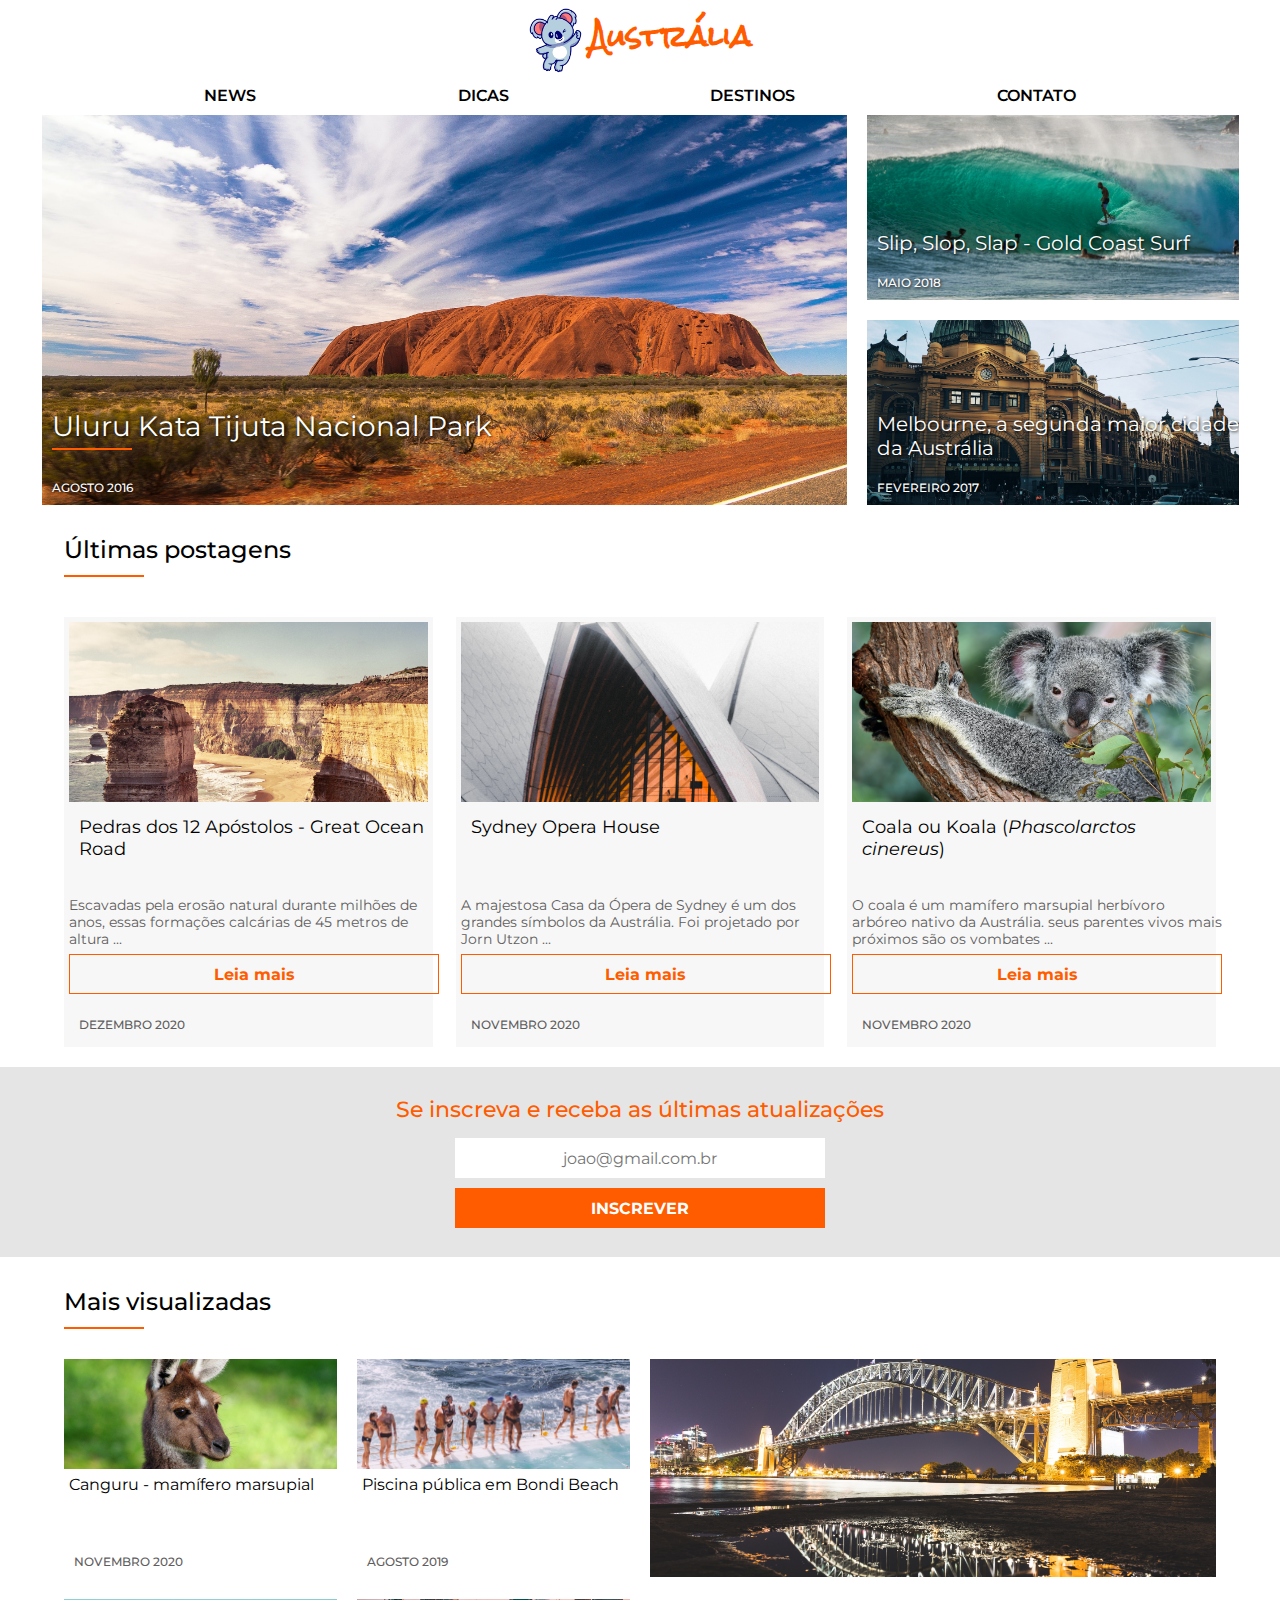
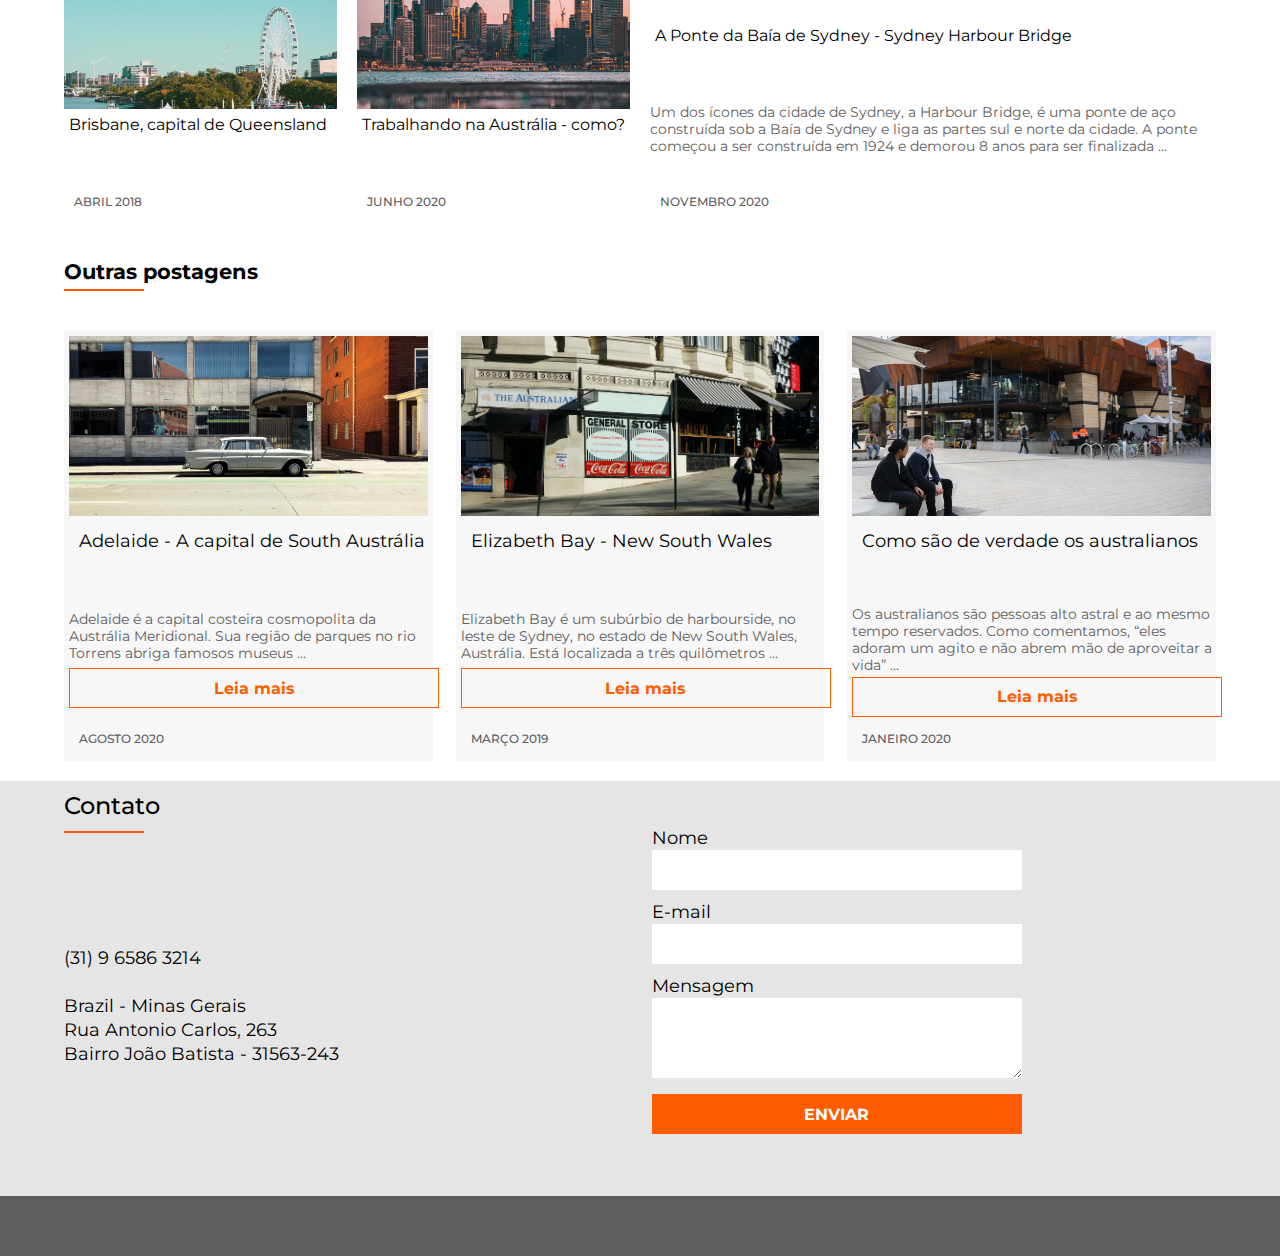
<file: index.html>
<!DOCTYPE html>
<html lang="pt-br">
<head>
    <meta charset="UTF-8">
    <link rel="stylesheet" href="css/home.css"/>
    <meta name="viewport" content="width=device-width, initial-scale=1.0">
    <link rel="stylesheet" href="https://use.fontawesome.com/releases/v5.15.1/css/all.css" integrity="sha384-vp86vTRFVJgpjF9jiIGPEEqYqlDwgyBgEF109VFjmqGmIY/Y4HV4d3Gp2irVfcrp" crossorigin="anonymous">
    <link rel="preconnect" href="https://fonts.gstatic.com">
    <link href="https://fonts.googleapis.com/css2?family=Montserrat:wght@300;400;500;600;700&family=Rock+Salt&display=swap" rel="stylesheet">
    <title>Austrália Blog</title>
</head>
<body>
    <header id="main-menu">
        <div class="logo">
            <img src="img/koalailustraçao2.png" alt="winking koala illustration">
            <h1>Austrália</h1>
        </div>
        <nav>
            <ul>
                <li><a class="menubutton" href="#">NEWS</a></li>
                <li><a class="menubutton" href="#">DICAS</a></li>
                <li><a class="menubutton" href="#">DESTINOS</a></li>
                <li><a class="menubutton" href="#contact">CONTATO</a></li>
            </ul>
        </nav>
    </header>

    <div id="grid-wrapper">
        <section id="main-highlig">
            <div class="highlig-text">
                <h3 class="main-highlig-title">
                    <a href="html/post.html">Uluru Kata Tijuta Nacional Park</a>
                </h3>
                <div class="title-underline-detail"></div>
                <p class="post-date">AGOSTO 2016</p>
            </div>
        </section>

        <section id="secondary-highlig" class="container-wrapper">
            <div class="secondary-highlig-item sec-high-first-item">
                <div class="highlig-text">
                    <h4 class="secondary-highlig-title">
                        <a href="html/posttemplante.html">Slip, Slop, Slap - Gold Coast Surf</a>
                    </h4>
                    <p class="post-date">MAIO 2018</p>
                </div>
            </div>
            <div class="secondary-highlig-item sec-high-second-item">
                <div class="highlig-text">
                    <h4 class="secondary-highlig-title">
                        <a href="html/posttemplante.html">Melbourne, a segunda maior cidade da Austrália</a>
                    </h4>
                    <p class="post-date">FEVEREIRO 2017</p>
                </div>
            </div>
        </section>

        <section class="last-posts template-posts container-wrapper">
            <header>
                <h2 class="section-title">Últimas postagens</h2>
                <div class="title-underline-detail"></div>
            </header>
            <div class="flex-post">
                <div class="posts-item">
                    <div class="image-post" id="post1"></div>
                    <div class="text-post">
                        <h4 class="title-post">Pedras dos 12 Apóstolos - Great Ocean Road</h4>
                        <article>
                            Escavadas pela erosão natural durante milhões de anos, essas formações calcárias de 45 metros de altura ...
                        </article>
                        <a href="./html/posttemplante.html"><button class="read-more">Leia mais</button></a>
                        <p class="post-date date-dark">DEZEMBRO 2020</p>
                    </div>
                </div>
                <div class="posts-item">
                    <div class="image-post" id="post2"></div>
                    <div class="text-post">
                        <h4 class="title-post">Sydney Opera House</h4>
                        <article>
                            A majestosa Casa da Ópera de Sydney é um dos grandes símbolos da Austrália. Foi projetado por <u>Jorn Utzon</u> ...
                        </article>
                        <a href="./html/posttemplante.html"><button class="read-more">Leia mais</button></a>
                        <p class="post-date date-dark">NOVEMBRO 2020</p>
                    </div>
                </div>
                <div class="posts-item">
                    <div class="image-post" id="post3"></div>
                    <div class="text-post">
                        <h4 class="title-post">Coala ou Koala (<i>Phascolarctos cinereus</i>)</h4>
                        <article>
                            O coala é um mamífero marsupial herbívoro arbóreo nativo da Austrália. seus parentes vivos mais próximos são os vombates ...
                        </article>
                        <a href="./html/posttemplante.html"><button class="read-more">Leia mais</button></a>
                        <p class="post-date date-dark">NOVEMBRO 2020</p>
                    </div>
                </div>
            </div>
        </section>

        <section id="form-subscribe">
            <div class="container-wrapper">
                <header id="text-form">
                    Se inscreva e receba as últimas atualizações
                </header>
                <form>
                    <input type="email" id="email" placeholder="joao@gmail.com.br"/><br>
                    <button type="submit">INSCREVER</button>
                </form>
            </div>
        </section>

        <section id="best-posts" class="container-wrapper">
            <header>
                <h2 class="section-title">Mais visualizadas</h2>
                <div class="title-underline-detail"></div>
            </header>
            <div class="best-posts-flex">
                <div class="best-posts-item" id="best-item1">
                    <div class="image-post-best" id="image-best-item1"></div>
                    <div class="text-post">
                        <h4 class="title-post title-post-best">Canguru - mamífero marsupial</h4>
                        <p class="post-date date-dark">NOVEMBRO 2020</p>
                    </div>
                </div>
                <div class="best-posts-item" id="best-item2">
                    <div class="image-post-best" id="image-best-item2"></div>
                    <div class="text-post">
                        <h4 class="title-post title-post-best">Piscina pública em Bondi Beach</h4>
                        <p class="post-date date-dark">AGOSTO 2019</p>
                    </div>
                </div>
                <div class="best-posts-item" id="best-item3">
                    <div class="image-post-best" id="image-best-item3"></div>
                    <div class="text-post">
                        <h4 class="title-post title-post-best">Brisbane, capital de Queensland</h4>
                        <p class="post-date date-dark">ABRIL 2018</p>
                    </div>
                </div>
                <div class="best-posts-item" id="best-item4">
                    <div class="image-post-best" id="image-best-item4"></div>
                    <div class="text-post">
                        <h4 class="title-post title-post-best">Trabalhando na Austrália - como?</h4>
                        <p class="post-date date-dark">JUNHO 2020</p>
                    </div>
                </div>
                <div class="best-posts-item" id="best-item5">
                    <div class="image-post-best" id="image-best-item5"></div>
                    <div class="text-post">
                        <h4 class="title-post title-post-best">A Ponte da Baía de Sydney - Sydney Harbour Bridge</h4>
                        <article id="resume-post-best-big">
                            Um dos ícones da cidade de Sydney, a Harbour Bridge, é uma ponte de aço construída sob a Baía de Sydney e liga as partes sul e norte da cidade. A ponte começou a ser construída em 1924 e demorou 8 anos para ser finalizada ...
                        </article>
                        <p class="post-date date-dark">NOVEMBRO 2020</p>
                    </div>
                </div>
            </div>
        </section>

        <section class="other-posts template-posts container-wrapper">
            <header>
                <h2 class="titulo-section">Outras postagens</h2>
                <div class="title-underline-detail"></div>
            </header>
            <div class="flex-post">
                <div class="posts-item">
                    <div class="image-post" id="other-post1"></div>
                    <div class="text-post">
                        <h4 class="title-post">Adelaide - A capital de South Austrália</h4>
                        <article>
                            Adelaide é a capital costeira cosmopolita da Austrália Meridional. Sua região de parques no rio Torrens abriga famosos museus ...
                        </article>
                        <button class="read-more">Leia mais</button>
                        <p class="post-date date-dark">AGOSTO 2020</p>
                    </div>
                </div>
                <div class="posts-item">
                    <div class="image-post" id="other-post2"></div>
                    <div class="text-post">
                        <h4 class="title-post">Elizabeth Bay - New South Wales</h4>
                        <article>
                            Elizabeth Bay é um subúrbio de <u>harbourside</u>, no leste de Sydney, no estado de New South Wales, Austrália. Está localizada a três quilômetros ...
                        </article>
                        <button class="read-more">Leia mais</button>
                        <p class="post-date date-dark">MARÇO 2019</p>
                    </div>
                </div>
                <div class="posts-item">
                    <div class="image-post" id="other-post3"></div>
                    <div class="text-post">
                        <h4 class="title-post">Como são de verdade os australianos</h4>
                        <article>
                            Os australianos são pessoas alto astral e ao mesmo tempo reservados. Como comentamos, <q>eles adoram um agito e não abrem mão de aproveitar a vida</q> ...
                        </article>
                        <button class="read-more">Leia mais</button>
                        <p class="post-date date-dark">JANEIRO 2020</p>
                    </div>
                </div>
            </div>
        </section>

        <section id="contact">
            <div class="container-wrapper">
                <header class="section-title">
                    <h2 class="section-title">Contato</h2>
                    <div class="title-underline-detail"></div>
                </header>
                <div class="flex-contact">
                    <div class="contact-item" id="contact-address">
                        <p>
                            (31) 9 6586 3214<br><br>
                            Brazil - Minas Gerais<br>
                            Rua Antonio Carlos, 263<br>
                            Bairro João Batista  -  31563-243
                        </p>
                    </div>
                    <div class="contact-item">
                        <form>
                            <div>
                                <label for="name">Nome</label><br>
                                <input type="text" id="name" />
                            </div>
                            <div>
                                <label for="mail">E-mail</label><br>
                                <input type="email" id="mail" />
                            </div>
                            <div>
                                <label for="msg">Mensagem</label><br>
                                <textarea id="msg"></textarea>
                            </div>
                            <div class="button">
                                <button type="submit">ENVIAR</button>
                            </div>
                        </form>
                    </div>
                </div>
            </div>
        </section>
    </div>

    <footer id="main-footer">
        <i class="fab fa-facebook-square"></i>
        <i class="fab fa-linkedin"></i>
        <i class="fab fa-instagram-square"></i>
        <i class="fab fa-twitter-square"></i>
    </footer>

</body>
</html>
</file>
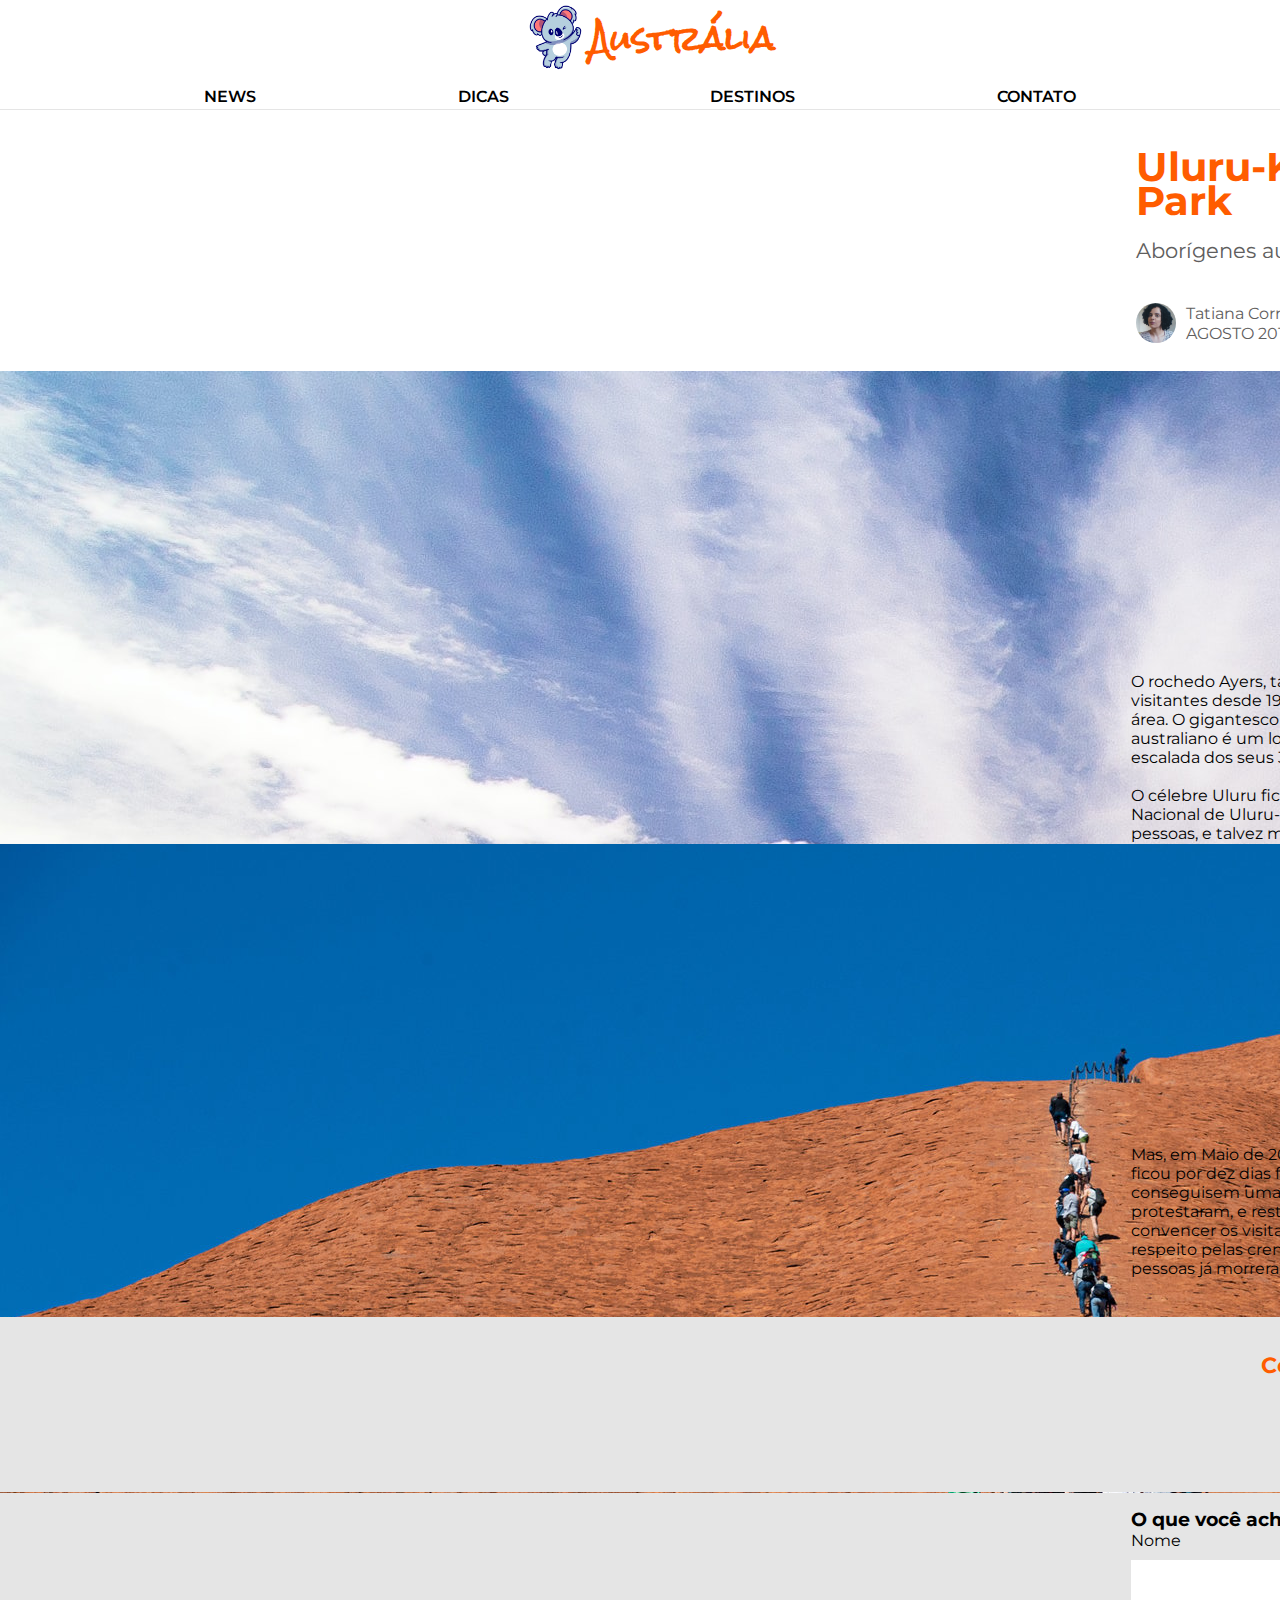
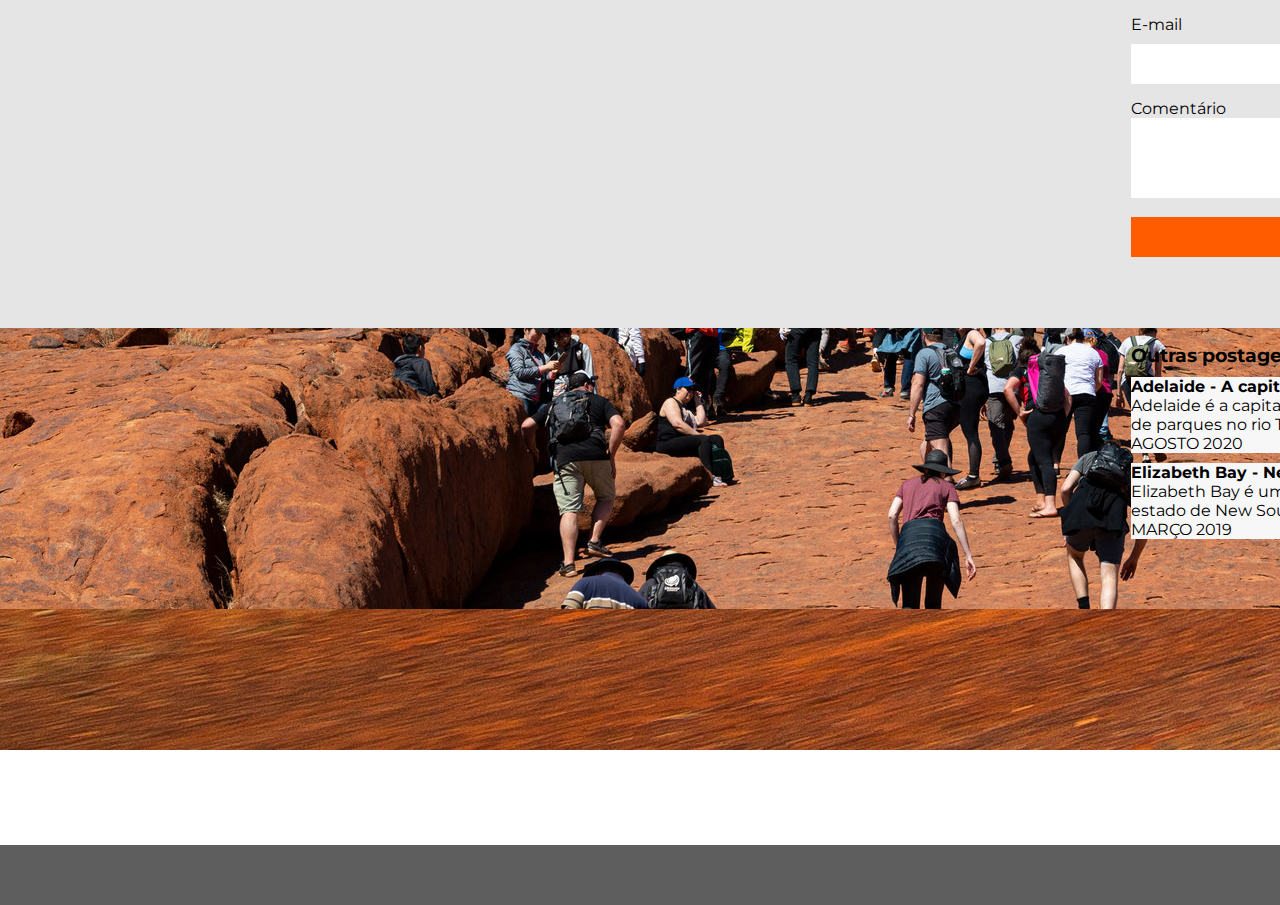
<file: post.html>
<!DOCTYPE html>
<html lang="pt-br">
<head>
    <meta charset="UTF-8">
    <link rel="stylesheet" type="text/css" href="css/post.css"/>
    <meta name="viewport" content="width=device-width, initial-scale=1.0">
    <link rel="stylesheet" href="https://use.fontawesome.com/releases/v5.15.1/css/all.css" integrity="sha384-vp86vTRFVJgpjF9jiIGPEEqYqlDwgyBgEF109VFjmqGmIY/Y4HV4d3Gp2irVfcrp" crossorigin="anonymous">
    <link rel="preconnect" href="https://fonts.gstatic.com">
    <link href="https://fonts.googleapis.com/css2?family=Montserrat:wght@300;400;500;600;700&family=Rock+Salt&display=swap" rel="stylesheet">
    <title>Austrália Blog</title>
</head>
<body>
    <header id="main-menu">
        <div class="logo">
            <img src="img/koalailustraçao2.png" alt="ilustração koala piscando">
            <h1>Austrália</h1>
        </div>
        <nav>
            <ul>
                <li><a class="menubutton" href="#">NEWS</a></li>
                <li><a class="menubutton" href="#">DICAS</a></li>
                <li><a class="menubutton" href="#">DESTINOS</a></li>
                <li><a class="menubutton" href="#">CONTATO</a></li>
            </ul>
        </nav>
    </header>

    <div id="grid-wrapper">
        <section id="info-post" class="container-wrapper">
            <h2>Uluru-Kata Tjuta National Park</h2>
            <p class="subtitle">Aborígenes australianos vetam escaladas em Ayers Rock</p>
            <div class="author-post">
                <img id="img-author-post" src="img/WIN_20201007_15_51_29_Pro (2).jpg">
                <div id="text-author-post">
                    <p>Tatiana Corrêa, Udacity</p>
                    <p id="data-postagem">AGOSTO 2013</p>
                </div>
            </div>
        </section>

        <section id="img-prin">
            <img src="img/Uluru.jpg" alt="fotografia mostra o monte Uluru na Austrália, um monte com tons alaranjados">
        </section>

        <section id="post-um" class="container-wrapper">
            <article>
                <p>O rochedo Ayers, também conhecido pelo nome aborígene de Uluru, atrai visitantes desde 1948, quando foi aberta a primeira entrada de acesso à área. O gigantesco monolito de arenito que se ergue no deserto australiano é um local sagrado para o povo indígena Anangu. Para eles, a escalada dos seus 330 metros de altura é um sacrilégio.</p><br>
                <p>O célebre Uluru fica na região central da Austrália, no interior do Parque Nacional de Uluru-KataTjuta. Todos os anos é visitada por cerca de 500 mil pessoas, e talvez metade delas suba até o cume.</p>
            </article>
        </section>

        <section id="img-seg">
            <img src="img/uluru climbing.jpg" alt="fotografia mostra pessoas escalando o monte uluru">
        </section>

        <section id="post-dois" class="container-wrapper">
            <article>
                <p>
                    Mas, em Maio de 2001, depois da morte de um ancião Anangu, o caminho ficou por dez dias fechado, por luto. Temendo que as lideranças tribais conseguisem uma interdição permanente, os operadores de turismo logo protestaram, e restou ao parque ampliar seus esforços educativos para convencer os visitantes a, voluntariamente, não escalar o rochedo. O respeito pelas crenças não é o único motivo para a polêmica. Até hoje, 35 pessoas já morreram tentando escalar o cume do Uluru. 
                </p>
            </article>
        </section>

        <section id="share">
            <div class="container-wrapper">
                <h4>Compartilhe essa informação</h4>
                <i class="fas fa-share-alt"></i>
            </div>
        </section>

        <section id="comt">
            <div class="container-wrapper">
                <header>
                    <h3 class="titulo-section">O que você achou?</h2>
                    <div class="detalhe-sublinha-titulos"></div>
                </header>
                <form>
                    <div>
                        <label for="name">Nome</label><br>
                        <input type="text" id="name" />
                    </div>
                    <div>
                        <label for="mail">E-mail</label><br>
                        <input type="email" id="mail" />
                    </div>
                    <div>
                        <label for="comt">Comentário</label><br>
                        <textarea id="comt"></textarea>
                    </div>
                    <div class="button">
                        <button type="submit">ENVIAR</button>
                    </div>
                </form>
            </div>
        </section>

        <section id="other" class="container-wrapper">
            <header>
                <h3 class="titulo-section">Outras postagens</h2>
                <div class="detalhe-sublinha-titulos"></div>
            </header>
            <div class="posts-item">
                <div class="imagem-post" id="outros-post1"></div>
                <div class="texto-post">
                    <h4 class="titulo-post">Adelaide - A capital de South Austrália</h4>
                    <article>
                        Adelaide é a capital costeira cosmopolita da Austrália Meridional. Sua região de parques no rio Torrens abriga famosos museus ...
                    </article>
                    <p class="data-postagem">AGOSTO 2020</p>
                </div>
            </div>
            <div class="posts-item">
                <div class="imagem-post" id="outros-post2"></div>
                <div class="texto-post">
                    <h4 class="titulo-post">Elizabeth Bay - New South Wales</h4>
                    <article>
                        Elizabeth Bay é um subúrbio de harbourside, no leste de Sydney, no estado de New South Wales, Austrália. Está localizada a três quilômetros ...
                    </article>
                    <p class="data-postagem">MARÇO 2019</p>
                </div>
            </div>
        </section>

        <footer id="footer">
            <i class="fab fa-facebook-square"></i>
            <i class="fab fa-linkedin"></i>
            <i class="fab fa-instagram-square"></i>
        </footer>

    </div>
</body>
</html>
</file>
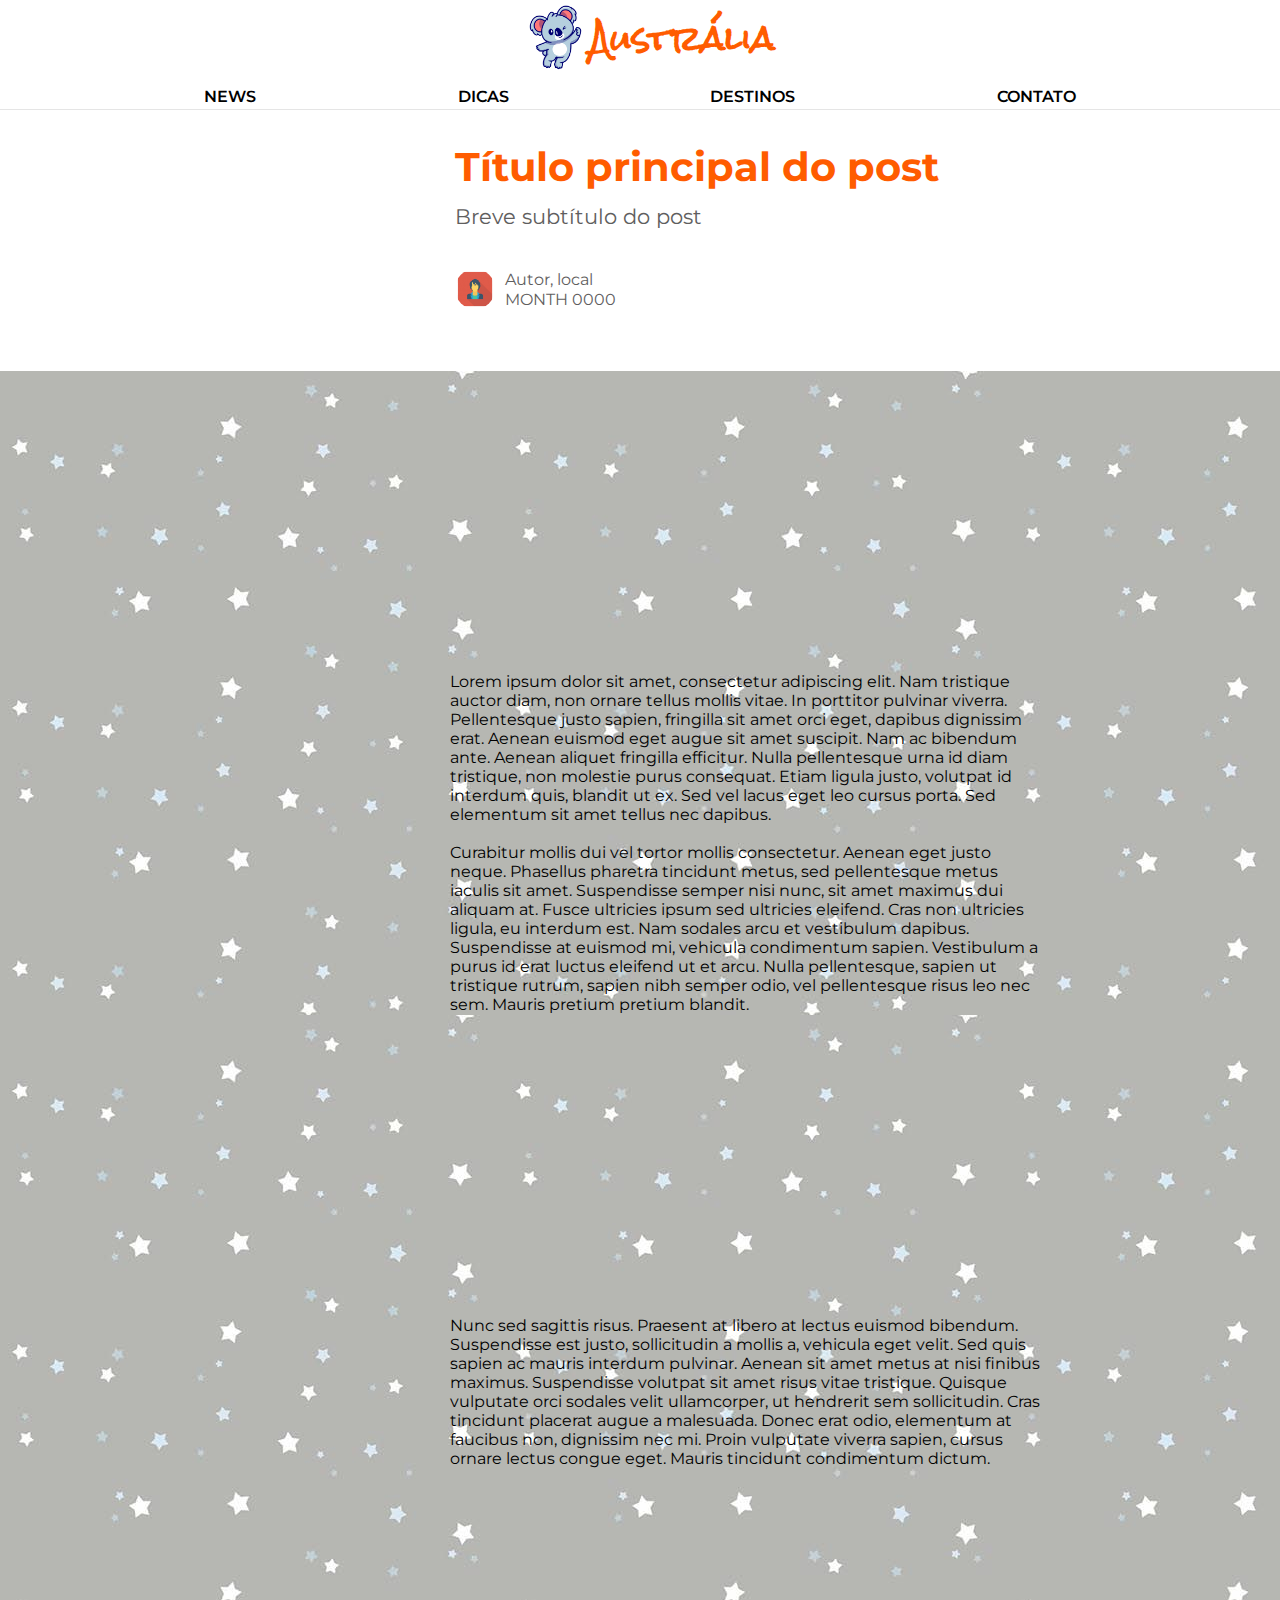
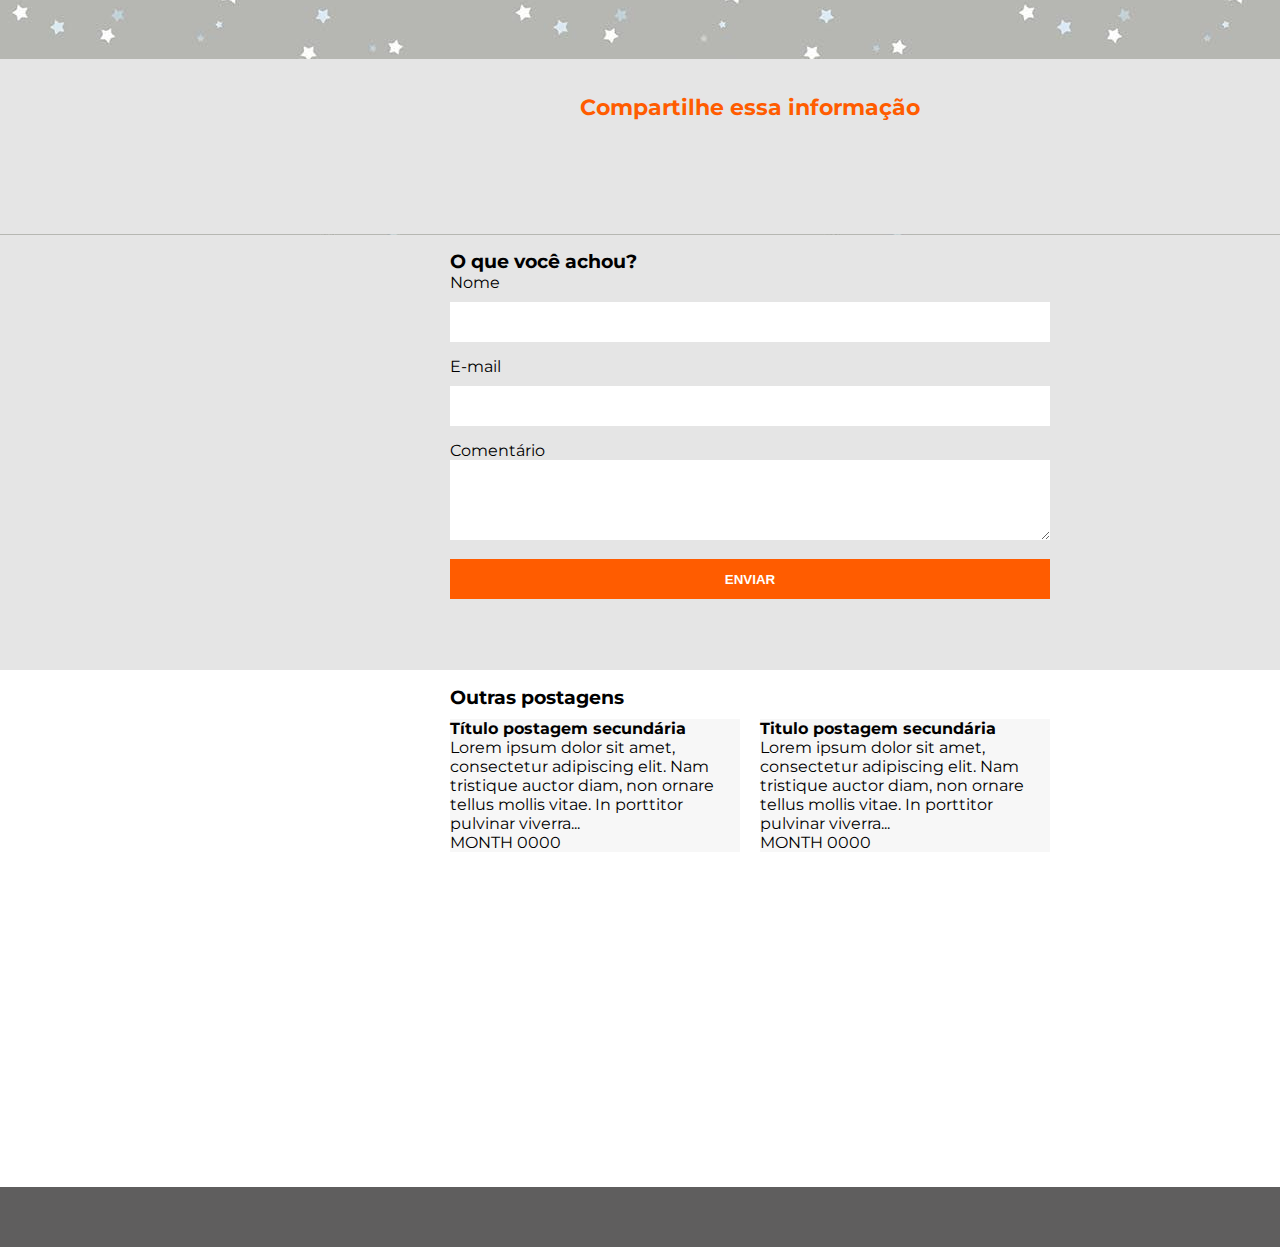
<file: posttemplante.html>
<!DOCTYPE html>
<html lang="pt-br">
<head>
    <meta charset="UTF-8">
    <link rel="stylesheet" type="text/css" href="css/post.css"/>
    <meta name="viewport" content="width=device-width, initial-scale=1.0">
    <link rel="stylesheet" href="https://use.fontawesome.com/releases/v5.15.1/css/all.css" integrity="sha384-vp86vTRFVJgpjF9jiIGPEEqYqlDwgyBgEF109VFjmqGmIY/Y4HV4d3Gp2irVfcrp" crossorigin="anonymous">
    <link rel="preconnect" href="https://fonts.gstatic.com">
    <link href="https://fonts.googleapis.com/css2?family=Montserrat:wght@300;400;500;600;700&family=Rock+Salt&display=swap" rel="stylesheet">
    <title>Austrália Blog</title>
</head>
<body>
    <header id="main-menu">
        <div class="logo">
            <img src="img/koalailustraçao2.png" alt="ilustração koala piscando">
            <h1>Austrália</h1>
        </div>
        <nav>
            <ul>
                <li><a class="menubutton" href="index.html">NEWS</a></li>
                <li><a class="menubutton" href="index.html">DICAS</a></li>
                <li><a class="menubutton" href="index.html">DESTINOS</a></li>
                <li><a class="menubutton" href="#">CONTATO</a></li>
            </ul>
        </nav>
    </header>

    <div id="grid-wrapper">
        <section id="info-post" class="container-wrapper">
            <h2>Título principal do post</h2>
            <p class="subtitle">Breve subtítulo do post</p>
            <div class="author-post">
                <img id="img-author-post" src="img/avatar.jpg">
                <div id="text-author-post">
                    <p>Autor, local</p>
                    <p id="data-postagem">MONTH 0000</p>
                </div>
            </div>
        </section>

        <section id="img-prin">
            <img src="img/fundoimagem.jpg">
        </section>

        <section id="post-um" class="container-wrapper">
            <article>
                <p>Lorem ipsum dolor sit amet, consectetur adipiscing elit. Nam tristique auctor diam, non ornare tellus mollis vitae. In porttitor pulvinar viverra. Pellentesque justo sapien, fringilla sit amet orci eget, dapibus dignissim erat. Aenean euismod eget augue sit amet suscipit. Nam ac bibendum ante. Aenean aliquet fringilla efficitur. Nulla pellentesque urna id diam tristique, non molestie purus consequat. Etiam ligula justo, volutpat id interdum quis, blandit ut ex. Sed vel lacus eget leo cursus porta. Sed elementum sit amet tellus nec dapibus.</p><br>
                <p>Curabitur mollis dui vel tortor mollis consectetur. Aenean eget justo neque. Phasellus pharetra tincidunt metus, sed pellentesque metus iaculis sit amet. Suspendisse semper nisi nunc, sit amet maximus dui aliquam at. Fusce ultricies ipsum sed ultricies eleifend. Cras non ultricies ligula, eu interdum est. Nam sodales arcu et vestibulum dapibus. Suspendisse at euismod mi, vehicula condimentum sapien. Vestibulum a purus id erat luctus eleifend ut et arcu. Nulla pellentesque, sapien ut tristique rutrum, sapien nibh semper odio, vel pellentesque risus leo nec sem. Mauris pretium pretium blandit.</p>
            </article>
        </section>

        <section id="img-seg">
            <img src="img/fundoimagem.jpg">
        </section>

        <section id="post-dois" class="container-wrapper">
            <article>
                <p>
                    Nunc sed sagittis risus. Praesent at libero at lectus euismod bibendum. Suspendisse est justo, sollicitudin a mollis a, vehicula eget velit. Sed quis sapien ac mauris interdum pulvinar. Aenean sit amet metus at nisi finibus maximus. Suspendisse volutpat sit amet risus vitae tristique. Quisque vulputate orci sodales velit ullamcorper, ut hendrerit sem sollicitudin. Cras tincidunt placerat augue a malesuada. Donec erat odio, elementum at faucibus non, dignissim nec mi. Proin vulputate viverra sapien, cursus ornare lectus congue eget. Mauris tincidunt condimentum dictum. 
                </p>
            </article>
        </section>

        <section id="share">
            <div class="container-wrapper">
                <h4>Compartilhe essa informação</h4>
                <i class="fas fa-share-alt"></i>
            </div>
        </section>

        <section id="comt">
            <div class="container-wrapper">
                <header>
                    <h3 class="titulo-section">O que você achou?</h2>
                    <div class="detalhe-sublinha-titulos"></div>
                </header>
                <form>
                    <div>
                        <label for="name">Nome</label><br>
                        <input type="text" id="name" />
                    </div>
                    <div>
                        <label for="mail">E-mail</label><br>
                        <input type="email" id="mail" />
                    </div>
                    <div>
                        <label for="comt">Comentário</label><br>
                        <textarea id="comt"></textarea>
                    </div>
                    <div class="button">
                        <button type="submit">ENVIAR</button>
                    </div>
                </form>
            </div>
        </section>

        <section id="other" class="container-wrapper">
            <header>
                <h3 class="titulo-section">Outras postagens</h2>
                <div class="detalhe-sublinha-titulos"></div>
            </header>
            <div class="other-flex-container-posts">
                <div class="posts-item post1-flex">
                    <div class="imagem-post" id="outros-post1"></div>
                    <div class="texto-post">
                        <h4 class="titulo-post">Título postagem secundária</h4>
                        <article>
                            Lorem ipsum dolor sit amet, consectetur adipiscing elit. Nam tristique auctor diam, non ornare tellus mollis vitae. In porttitor pulvinar viverra...
                        </article>
                        <p class="data-postagem">MONTH 0000</p>
                    </div>
                </div>
                <div class="posts-item post2-flex">
                    <div class="imagem-post" id="outros-post2"></div>
                    <div class="texto-post">
                        <h4 class="titulo-post">Titulo postagem secundária</h4>
                        <article>
                            Lorem ipsum dolor sit amet, consectetur adipiscing elit. Nam tristique auctor diam, non ornare tellus mollis vitae. In porttitor pulvinar viverra...
                        </article>
                        <p class="data-postagem">MONTH 0000</p>
                    </div>
                </div>
            </div>
        </section>

        <footer id="footer">
            <i class="fab fa-facebook-square"></i>
            <i class="fab fa-linkedin"></i>
            <i class="fab fa-instagram-square"></i>
        </footer>

    </div>
</body>
</html>
</file>
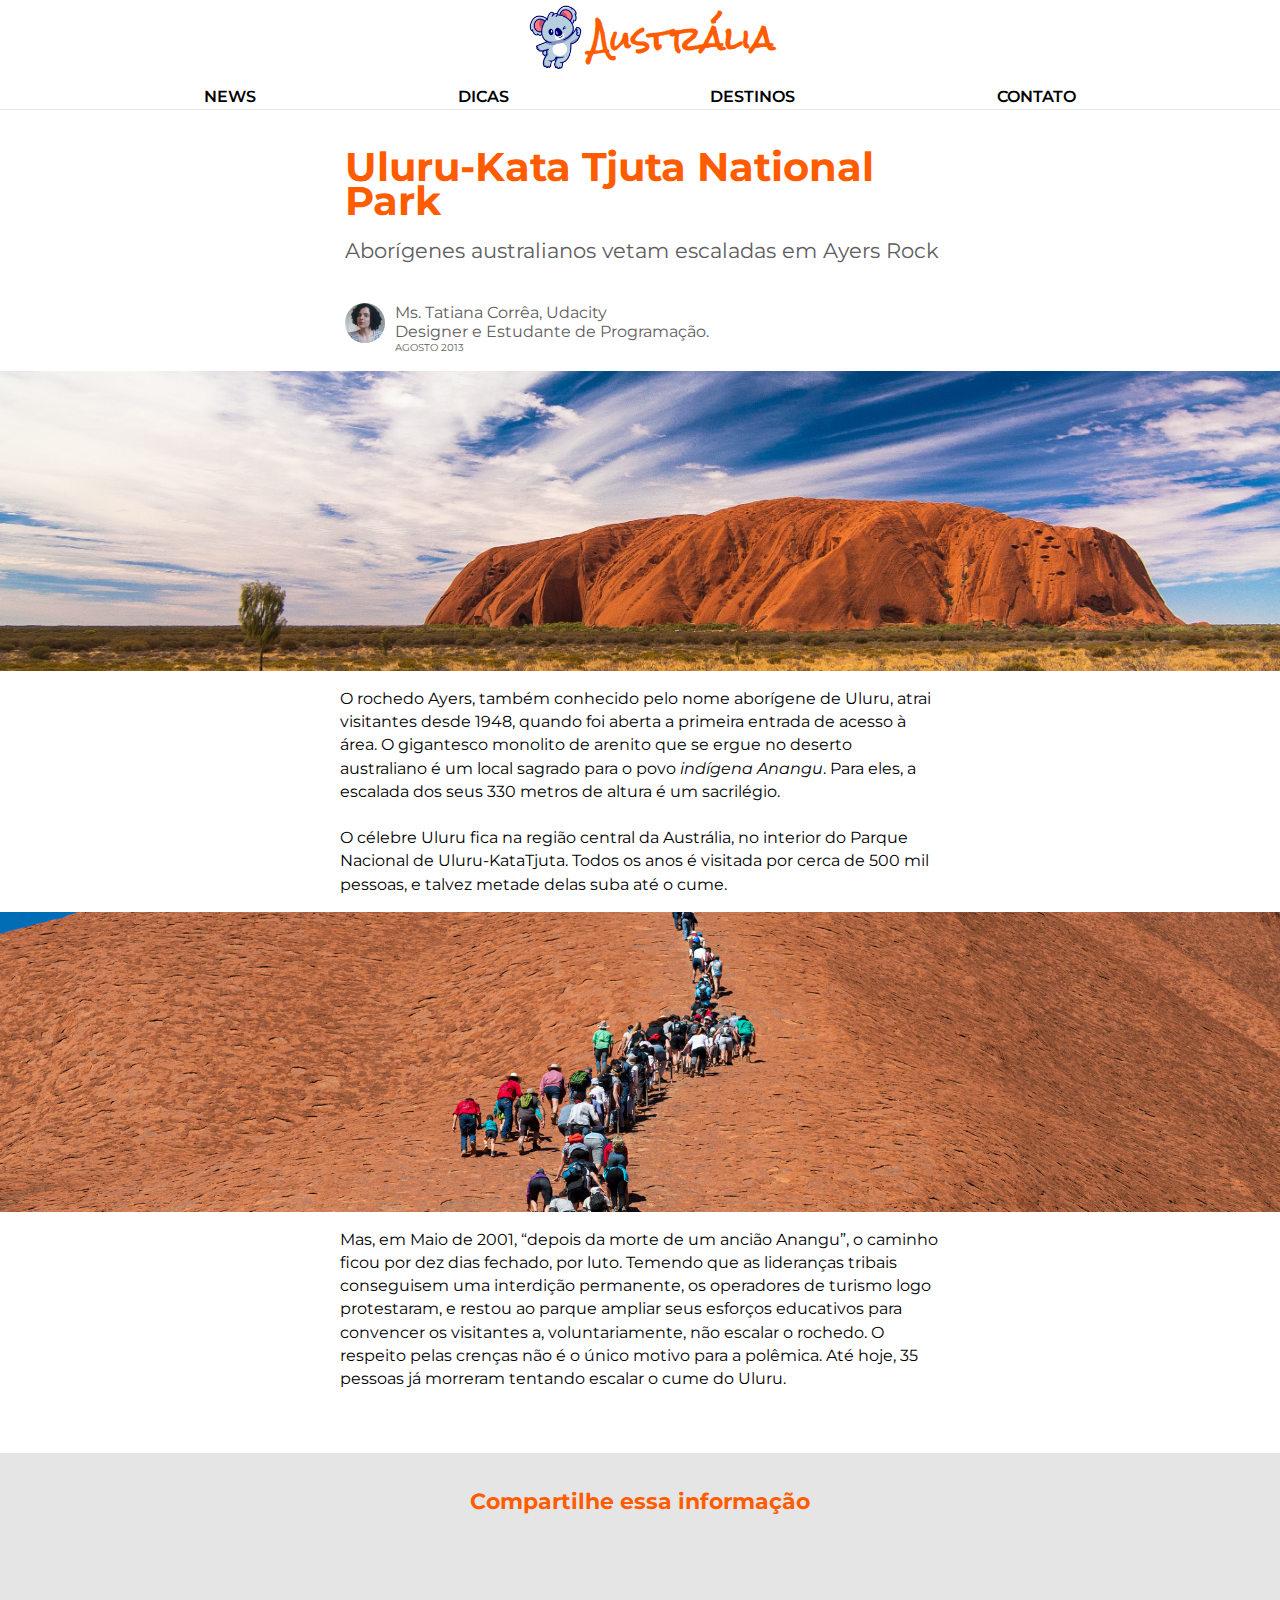
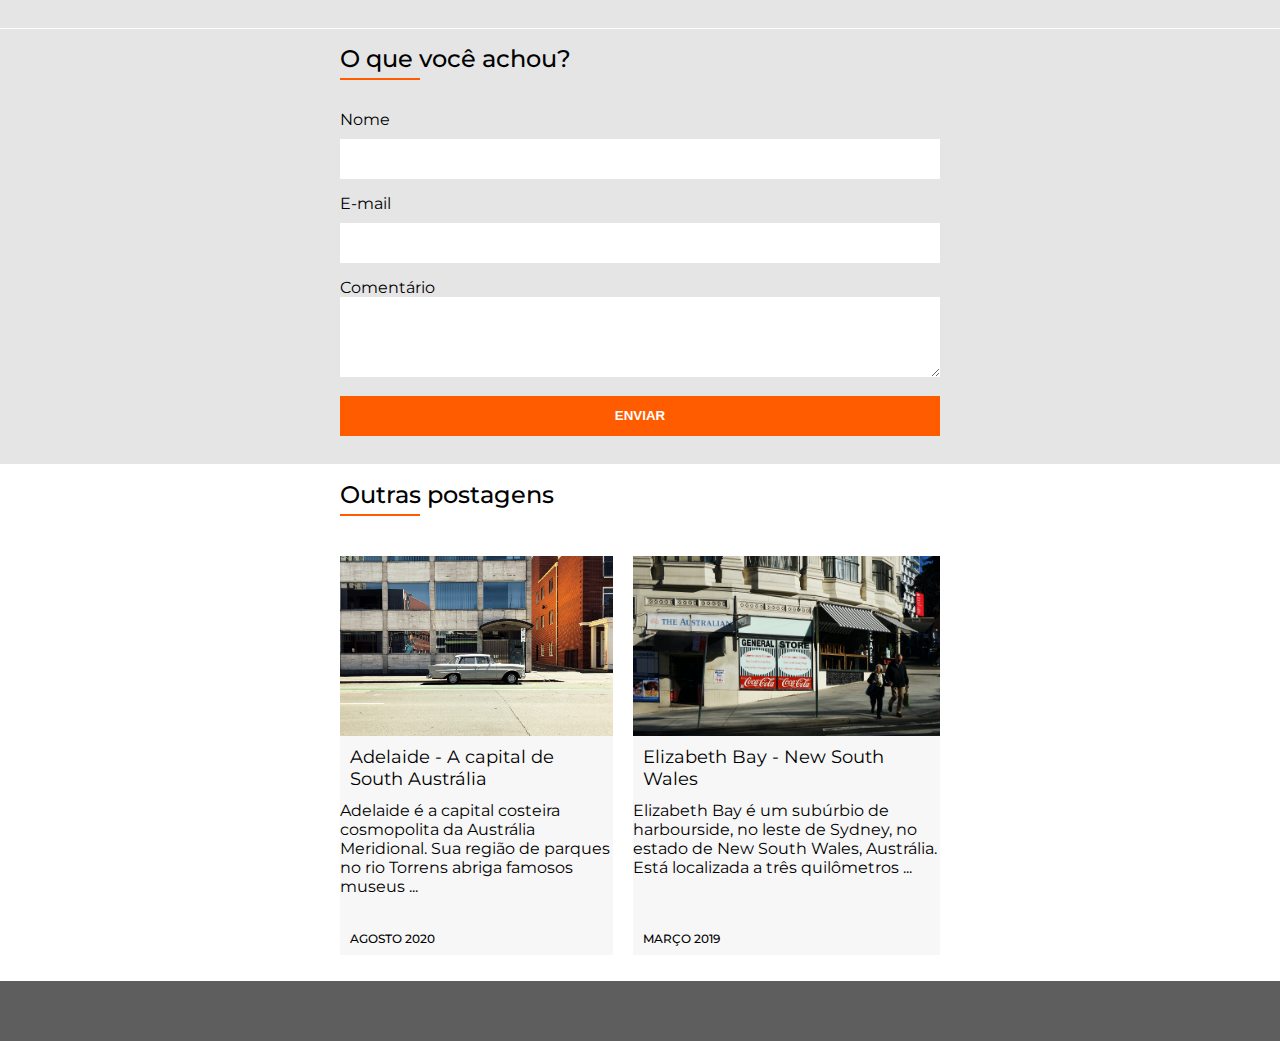
<file: html/post.html>
<!DOCTYPE html>
<html lang="pt-br">
<head>
    <meta charset="UTF-8">
    <link rel="stylesheet" href="../css/post.css"/>
    <meta name="viewport" content="width=device-width, initial-scale=1.0">
    <link rel="stylesheet" href="https://use.fontawesome.com/releases/v5.15.1/css/all.css" integrity="sha384-vp86vTRFVJgpjF9jiIGPEEqYqlDwgyBgEF109VFjmqGmIY/Y4HV4d3Gp2irVfcrp" crossorigin="anonymous">
    <link rel="preconnect" href="https://fonts.gstatic.com">
    <link href="https://fonts.googleapis.com/css2?family=Montserrat:wght@300;400;500;600;700&family=Rock+Salt&display=swap" rel="stylesheet">
    <title>Austrália Blog</title>
</head>
<body>
    <header id="main-menu">
        <div class="logo">
            <img src="../img/koalailustraçao2.png" alt="winking koala illustration">
            <h1>Austrália</h1>
        </div>
        <nav>
            <ul>
                <li><a class="menubutton" href="../index.html">NEWS</a></li>
                <li><a class="menubutton" href="..index.html">DICAS</a></li>
                <li><a class="menubutton" href="../index.html">DESTINOS</a></li>
                <li><a class="menubutton" href="#">CONTATO</a></li>
            </ul>
        </nav>
    </header>

    <div id="grid-wrapper">
        <section id="info-post" class="container-wrapper">
            <h2>Uluru-Kata Tjuta National Park</h2>
            <p class="subtitle">Aborígenes australianos vetam escaladas em Ayers Rock</p>
            <div class="author-post">
                <img id="img-author-post" src="../img/WIN_20201007_15_51_29_Pro (2).jpg">
                <div id="text-author-post">
                    <p>Ms. Tatiana Corrêa, Udacity</p>
                    <p>Designer e Estudante de Programação.</p>
                    <p id="post-date">AGOSTO 2013</p>
                </div>
            </div>
        </section>

        <section id="main-image">
            <img src="../img/Uluru.jpg" alt="photograph shows Mount Uluru in Australia, a hill with orange hues">
            <figcaption>Fig.1 - Monte Uluru, Austrália.</figcaption>
        </section>

        <section id="first-post" class="container-wrapper">
            <article>
                <p>O rochedo Ayers, também conhecido pelo nome aborígene de Uluru, atrai visitantes desde 1948, quando foi aberta a primeira entrada de acesso à área. O gigantesco monolito de arenito que se ergue no deserto australiano é um local sagrado para o povo <i>indígena Anangu</i>. Para eles, a escalada dos seus 330 metros de altura é um sacrilégio.</p><br>
                <p>O célebre Uluru fica na região central da Austrália, no interior do Parque Nacional de Uluru-KataTjuta. Todos os anos é visitada por cerca de 500 mil pessoas, e talvez metade delas suba até o cume.</p>
            </article>
        </section>

        <section id="secondary-image">
            <img src="../img/uluru climbing.jpg" alt="photograph shows people climbing Mount Uluru">
            <figcaption>Fig.2 - Escalada em Monte Uluru, Austrália.</figcaption>
        </section>

        <section id="second-post" class="container-wrapper">
            <article>
                <p>
                    Mas, em Maio de 2001, <q>depois da morte de um ancião Anangu</q>, o caminho ficou por dez dias fechado, por luto. Temendo que as lideranças tribais conseguisem uma interdição permanente, os operadores de turismo logo protestaram, e restou ao parque ampliar seus esforços educativos para convencer os visitantes a, voluntariamente, não escalar o rochedo. O respeito pelas crenças não é o único motivo para a polêmica. Até hoje, 35 pessoas já morreram tentando escalar o cume do Uluru. 
                </p>
            </article>
        </section>

        <section id="share">
            <div class="container-wrapper">
                <h4>Compartilhe essa informação</h4>
                <i class="fas fa-share-alt"></i>
            </div>
        </section>

        <section id="comt">
            <div class="container-wrapper">
                <header>
                    <h3 class="section-title">O que você achou?</h2>
                    <div class="title-underline-detail"></div>
                </header>
                <form>
                    <div>
                        <label for="name">Nome</label><br>
                        <input type="text" id="name" />
                    </div>
                    <div>
                        <label for="mail">E-mail</label><br>
                        <input type="email" id="mail" />
                    </div>
                    <div>
                        <label for="comt">Comentário</label><br>
                        <textarea id="comt"></textarea>
                    </div>
                    <div class="button">
                        <button type="submit">ENVIAR</button>
                    </div>
                </form>
            </div>
        </section>

        <section id="other" class="container-wrapper">
            <header>
                <h3 class="section-title">Outras postagens</h2>
                <div class="title-underline-detail"></div>
            </header>
            <div class="other-flex-container-posts">
                <div class="posts-item post1-flex">
                    <div class="image-post" id="other-post1"></div>
                    <div class="text-post">
                        <h4 class="title-post">Adelaide - A capital de South Austrália</h4>
                        <article>
                            Adelaide é a capital costeira cosmopolita da Austrália Meridional. Sua região de parques no rio Torrens abriga famosos museus ...
                        </article>
                        <p class="post-date">AGOSTO 2020</p>
                    </div>
                </div>
                <div class="posts-item post2-flex">
                    <div class="image-post" id="other-post2"></div>
                    <div class="text-post">
                        <h4 class="title-post">Elizabeth Bay - New South Wales</h4>
                        <article>
                            Elizabeth Bay é um subúrbio de harbourside, no leste de Sydney, no estado de New South Wales, Austrália. Está localizada a três quilômetros ...
                        </article>
                        <p class="post-date">MARÇO 2019</p>
                    </div>
                </div>
            </div>
        </section>

        <footer id="footer">
            <i class="fab fa-facebook-square"></i>
            <i class="fab fa-linkedin"></i>
            <i class="fab fa-instagram-square"></i>
            <i class="fab fa-twitter-square"></i>
        </footer>

    </div>
</body>
</html>
</file>
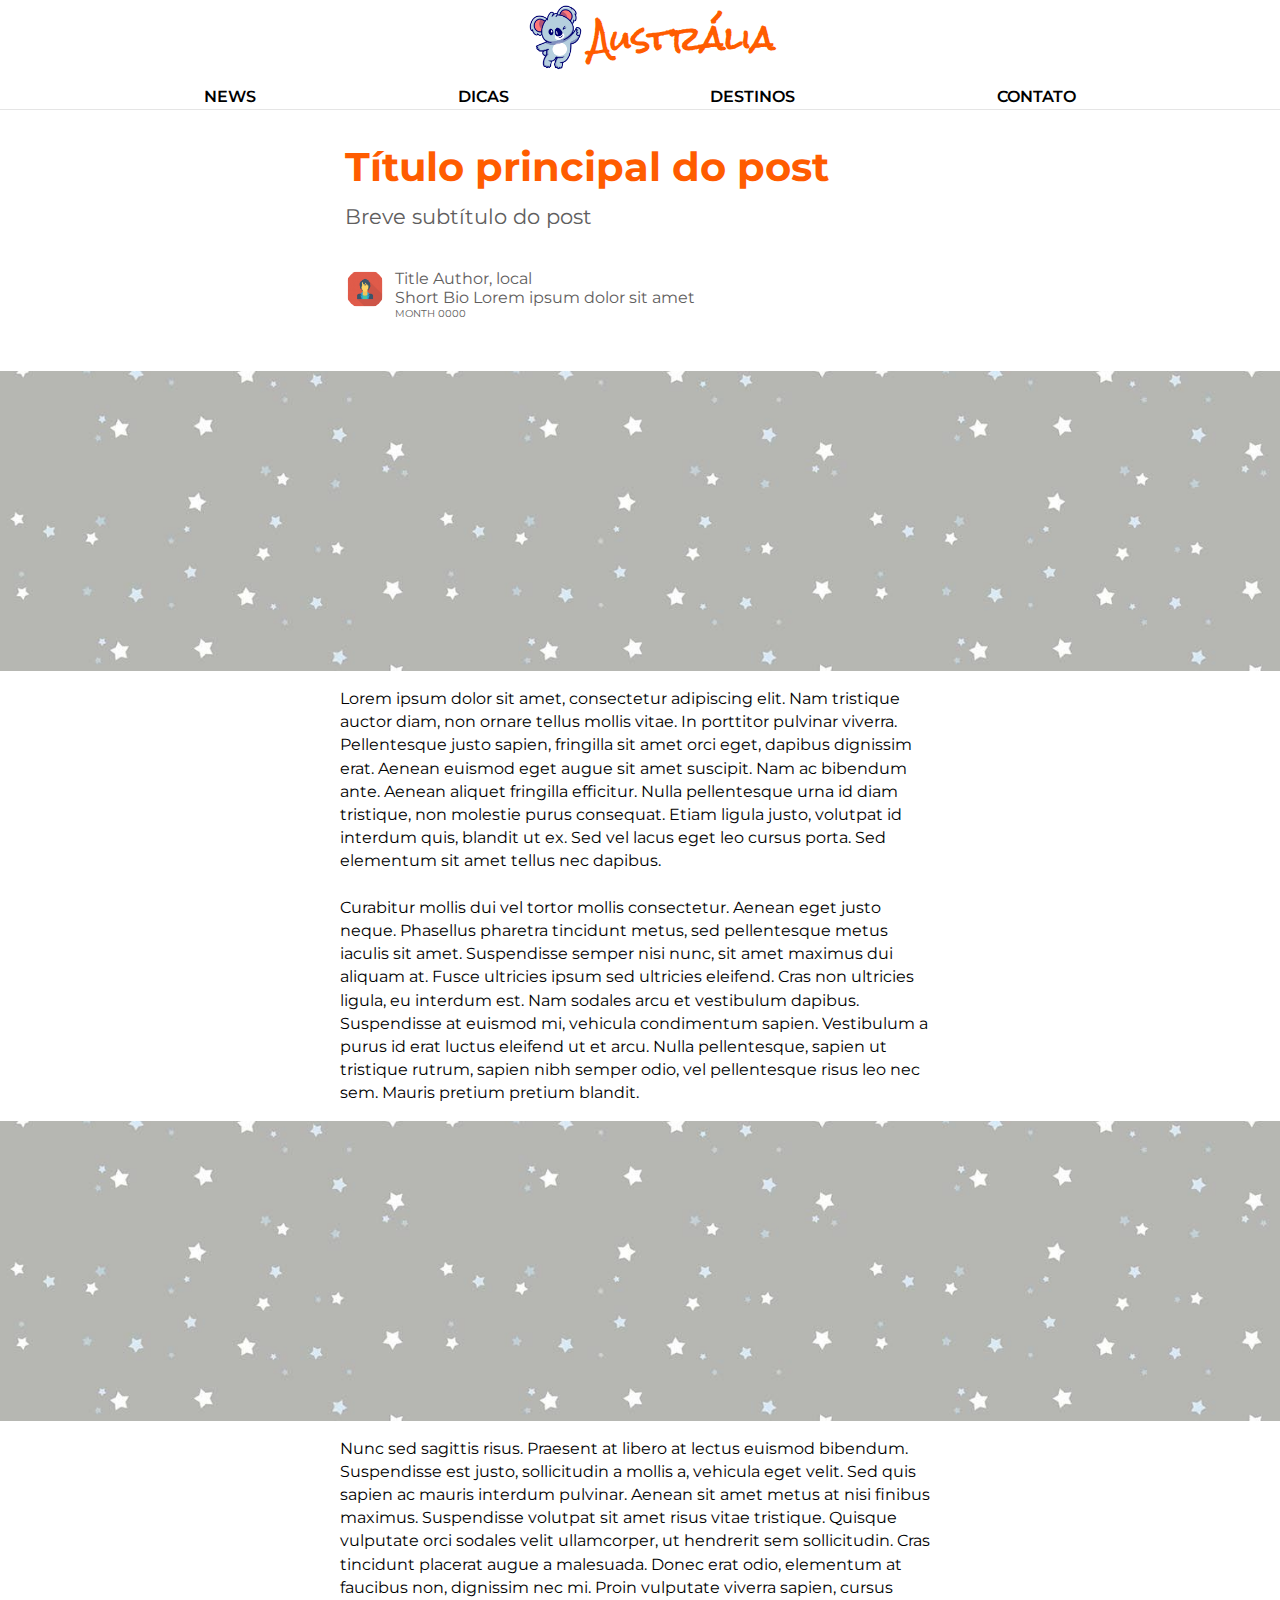
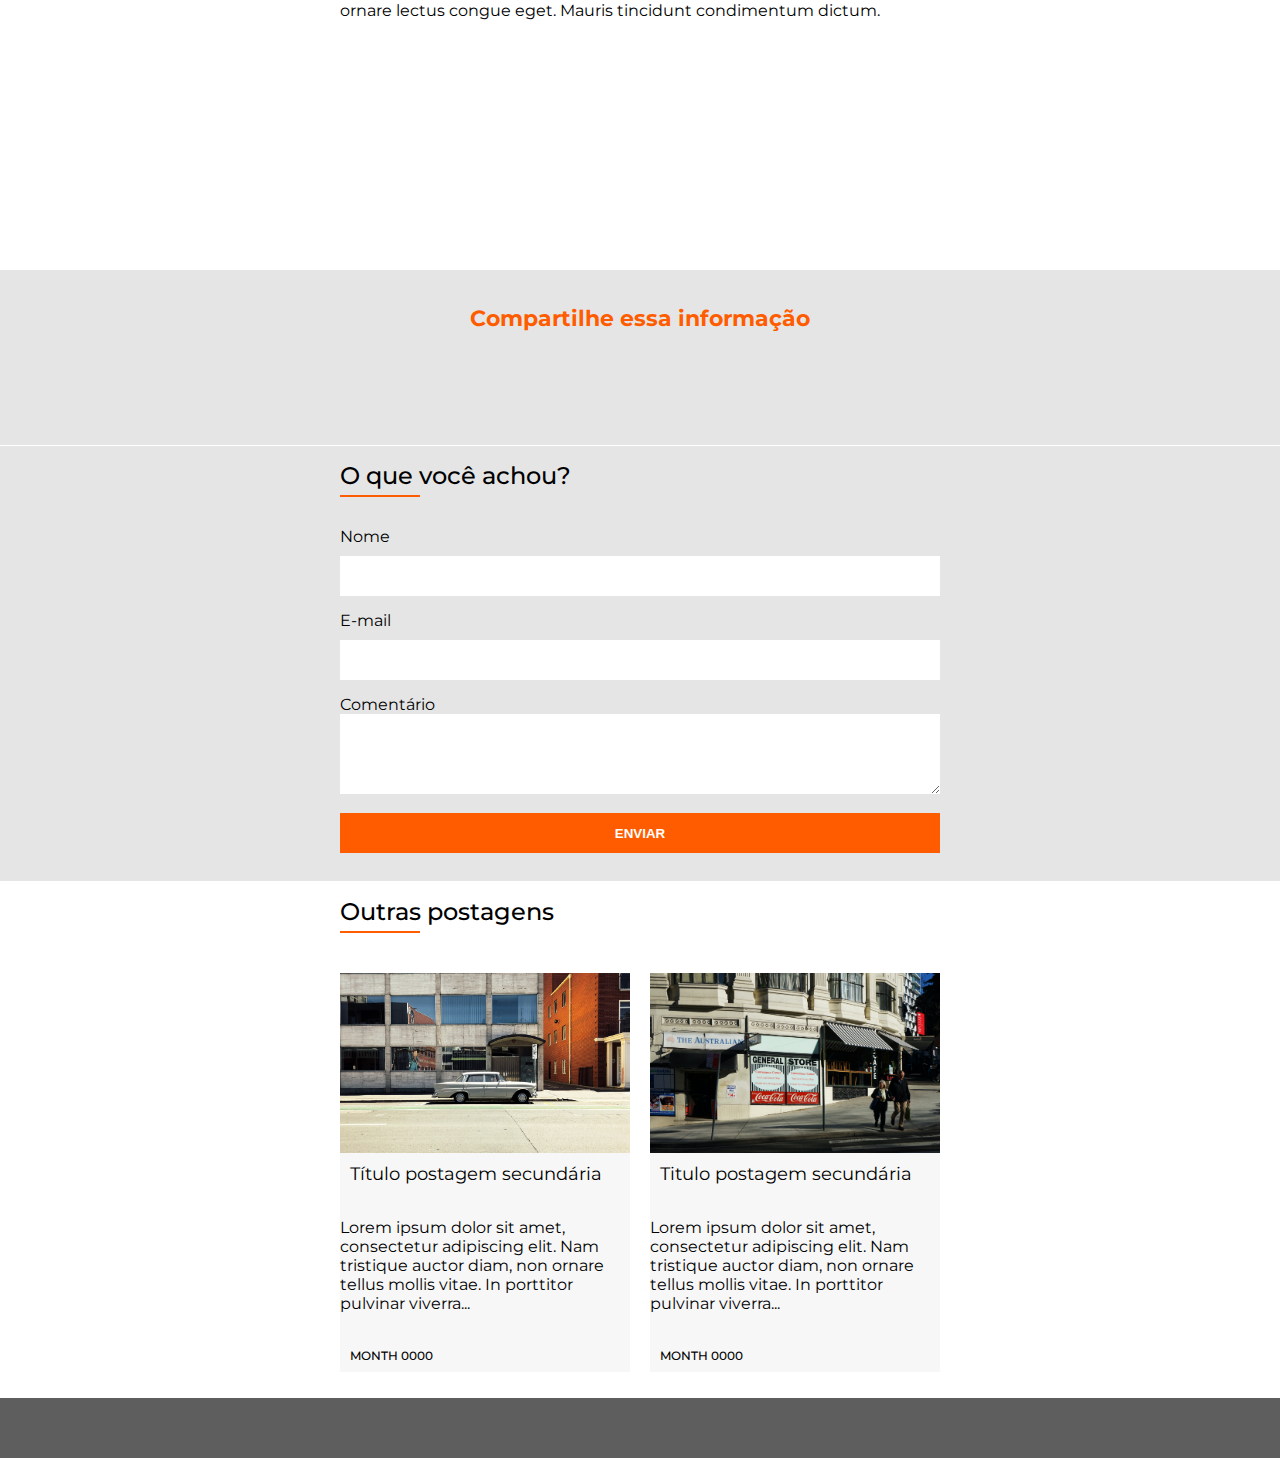
<file: html/posttemplante.html>
<!DOCTYPE html>
<html lang="pt-br">
<head>
    <meta charset="UTF-8">
    <link rel="stylesheet" href="../css/post.css"/>
    <meta name="viewport" content="width=device-width, initial-scale=1.0">
    <link rel="stylesheet" href="https://use.fontawesome.com/releases/v5.15.1/css/all.css" integrity="sha384-vp86vTRFVJgpjF9jiIGPEEqYqlDwgyBgEF109VFjmqGmIY/Y4HV4d3Gp2irVfcrp" crossorigin="anonymous">
    <link rel="preconnect" href="https://fonts.gstatic.com">
    <link href="https://fonts.googleapis.com/css2?family=Montserrat:wght@300;400;500;600;700&family=Rock+Salt&display=swap" rel="stylesheet">
    <title>Austrália Blog</title>
</head>
<body>
    <header id="main-menu">
        <div class="logo">
            <img src="../img/koalailustraçao2.png" alt="winking koala illustration">
            <h1>Austrália</h1>
        </div>
        <nav>
            <ul>
                <li><a class="menubutton" href="../index.html">NEWS</a></li>
                <li><a class="menubutton" href="../index.html">DICAS</a></li>
                <li><a class="menubutton" href="../index.html">DESTINOS</a></li>
                <li><a class="menubutton" href="#">CONTATO</a></li>
            </ul>
        </nav>
    </header>

    <div id="grid-wrapper">
        <section id="info-post" class="container-wrapper">
            <h2>Título principal do post</h2>
            <p class="subtitle">Breve subtítulo do post</p>
            <div class="author-post">
                <img id="img-author-post" src="../img/avatar.jpg">
                <div id="text-author-post">
                    <p>Title Author, local</p>
                    <p>Short Bio Lorem ipsum dolor sit amet</p>
                    <p id="post-date">MONTH 0000</p>
                </div>
            </div>
        </section>

        <section id="main-image">
            <img src="../img/fundoimagem.jpg">
            <figcaption>Fig.1 - Lorem ipsum dolor sit amet.</figcaption>
        </section>

        <section id="first-post" class="container-wrapper">
            <article>
                <p>Lorem ipsum dolor sit amet, consectetur adipiscing elit. Nam tristique auctor diam, non ornare tellus mollis vitae. In porttitor pulvinar viverra. Pellentesque justo sapien, fringilla sit amet orci eget, dapibus dignissim erat. Aenean euismod eget augue sit amet suscipit. Nam ac bibendum ante. Aenean aliquet fringilla efficitur. Nulla pellentesque urna id diam tristique, non molestie purus consequat. Etiam ligula justo, volutpat id interdum quis, blandit ut ex. Sed vel lacus eget leo cursus porta. Sed elementum sit amet tellus nec dapibus.</p><br>
                <p>Curabitur mollis dui vel tortor mollis consectetur. Aenean eget justo neque. Phasellus pharetra tincidunt metus, sed pellentesque metus iaculis sit amet. Suspendisse semper nisi nunc, sit amet maximus dui aliquam at. Fusce ultricies ipsum sed ultricies eleifend. Cras non ultricies ligula, eu interdum est. Nam sodales arcu et vestibulum dapibus. Suspendisse at euismod mi, vehicula condimentum sapien. Vestibulum a purus id erat luctus eleifend ut et arcu. Nulla pellentesque, sapien ut tristique rutrum, sapien nibh semper odio, vel pellentesque risus leo nec sem. Mauris pretium pretium blandit.</p>
            </article>
        </section>

        <section id="secondary-image">
            <img src="../img/fundoimagem.jpg">
            <figcaption>Fig.1 - Lorem ipsum dolor sit amet.</figcaption>
        </section>

        <section id="second-post" class="container-wrapper">
            <article>
                <p>
                    Nunc sed sagittis risus. Praesent at libero at lectus euismod bibendum. Suspendisse est justo, sollicitudin a mollis a, vehicula eget velit. Sed quis sapien ac mauris interdum pulvinar. Aenean sit amet metus at nisi finibus maximus. Suspendisse volutpat sit amet risus vitae tristique. Quisque vulputate orci sodales velit ullamcorper, ut hendrerit sem sollicitudin. Cras tincidunt placerat augue a malesuada. Donec erat odio, elementum at faucibus non, dignissim nec mi. Proin vulputate viverra sapien, cursus ornare lectus congue eget. Mauris tincidunt condimentum dictum. 
                </p>
            </article>
        </section>

        <section id="share">
            <div class="container-wrapper">
                <h4>Compartilhe essa informação</h4>
                <i class="fas fa-share-alt"></i>
            </div>
        </section>

        <section id="comt">
            <div class="container-wrapper">
                <header>
                    <h3 class="section-title">O que você achou?</h2>
                    <div class="title-underline-detail"></div>
                </header>
                <form>
                    <div>
                        <label for="name">Nome</label><br>
                        <input type="text" id="name" />
                    </div>
                    <div>
                        <label for="mail">E-mail</label><br>
                        <input type="email" id="mail" />
                    </div>
                    <div>
                        <label for="comt">Comentário</label><br>
                        <textarea id="comt"></textarea>
                    </div>
                    <div class="button">
                        <button type="submit">ENVIAR</button>
                    </div>
                </form>
            </div>
        </section>

        <section id="other" class="container-wrapper">
            <header>
                <h3 class="section-title">Outras postagens</h2>
                <div class="title-underline-detail"></div>
            </header>
            <div class="other-flex-container-posts">
                <div class="posts-item post1-flex">
                    <div class="image-post" id="other-post1"></div>
                    <div class="text-post">
                        <h4 class="title-post">Título postagem secundária</h4>
                        <article>
                            Lorem ipsum dolor sit amet, consectetur adipiscing elit. Nam tristique auctor diam, non ornare tellus mollis vitae. In porttitor pulvinar viverra...
                        </article>
                        <p class="post-date">MONTH 0000</p>
                    </div>
                </div>
                <div class="posts-item post2-flex">
                    <div class="image-post" id="other-post2"></div>
                    <div class="text-post">
                        <h4 class="title-post">Titulo postagem secundária</h4>
                        <article>
                            Lorem ipsum dolor sit amet, consectetur adipiscing elit. Nam tristique auctor diam, non ornare tellus mollis vitae. In porttitor pulvinar viverra...
                        </article>
                        <p class="post-date">MONTH 0000</p>
                    </div>
                </div>
            </div>
        </section>

        <footer id="footer">
            <i class="fab fa-facebook-square"></i>
            <i class="fab fa-linkedin"></i>
            <i class="fab fa-instagram-square"></i>
            <i class="fab fa-twitter-square"></i>
        </footer>

    </div>
</body>
</html>
</file>
<file: css/home.css>
* {
    margin: 0;
    padding: 0;
    box-sizing: border-box;
    list-style-type: none;
    text-decoration: none;
}

body {
    font-family: "Montserrat", sans-serif;
    font-size: 14px;
}

#main-menu {
    height: 110px;
    display: flex;
    flex-direction: column;
    position: fixed;
    top: 0; 
    background-color: white;
    width: 100vw;
}

#main-menu h1 {
    font-family: 'Rock Salt', cursive;
    color: #FF5C00;
}

#main-menu img {
    height: 65px;
    width: 53.5px;
    margin: 5px 8px 0 0;
}

.logo {
    display: flex;
    width: 222px;
    margin: auto;
}

nav ul {
    display: flex;
    flex-direction: row;
    font-size: 16px;
    font-weight: 600;
    justify-content: space-evenly;
    margin: 10px 3px;
}

nav ul li a {
    color: #000000;
}

#grid-wrapper {
    display: grid;
    margin-top: 110px;
    gap: 25px;
    grid-template-areas: 
    "dtpr"
    "dtsec"
    "ultimos"
    "subscribe"
    "best"
    "other"
    "contato";
}

#main-highlig {
    grid-area: dtpr;
    height: 360px;
    background: url("../img/Uluru.jpg") no-repeat;
    background-size: cover;
    background-position: center;
    padding: 0 0 10px 10px;
    display: grid;
}

h3, h4 {
    color: #FFFFFF;
    text-shadow: 1px 1px 3px rgba(0, 0, 0, 0.85);
    font-weight: 400;
}

.highlig-text {
    align-self: end;
}

.main-highlig-title {
    font-size: 28px;
    line-height: 34px; 
}

.main-highlig-title a {
    text-decoration: none;
    color: #FFFFFF;
    text-shadow: 1px 1px 3px rgba(0, 0, 0, 0.85);
    font-weight: 400;
}

.secondary-highlig-title {
    font-size: 20px;
    line-height: 24px;
    margin-bottom: 20px;
}

.secondary-highlig-title a {
    text-decoration: none;
    color: #FFFFFF;
    text-shadow: 1px 1px 3px rgba(0, 0, 0, 0.85);
    font-weight: 400;
}

.title-underline-detail {
    border-bottom: 2px solid #FF5C00;
    width: 80px;
    margin: 5px 0 30px;
}

.post-date {
    color: #FFFFFF;
    text-shadow: 1px 1px 3px rgba(0, 0, 0, 0.85);
    font-weight: 500;
    font-size: 12px;
    line-height: 15px;
    text-transform: uppercase;
}

.container-wrapper {
    width: 90%;
    margin: auto;
}

#secondary-highlig {
    grid-area: dtsec;
    height: 355px;
    display: flex;
    flex-direction: column;
    justify-content: space-between;
}

.sec-high-first-item {
    background: url("../img/surf.jpg") no-repeat;
}

.sec-high-second-item {
    background: url("../img/melbourne.jpg") no-repeat;
}

.secondary-highlig-item {
    height: 170px;
    background-size: cover;
    background-position: center;
    overflow: hidden;
    display: grid;
    padding: 0 0 10px 10px;
}

.section-title {
    font-weight: 500;
    font-size: 24px;
    line-height: 29px;
    color: #000000;
}

.last-posts {
    grid-area: ultimos;
}

.title-post {
    font-size: 18px;
    line-height: 22px;
    color: #000000;
    font-weight: 400;
    text-shadow: none;
    margin: 14px 10px;
}

article {
    font-size: 14px;
    line-height: 17px;
    color: #5F5E5E;
}

.image-post {
    overflow: hidden;
    height: 180px;
}

#post1 {
    background: url("../img/Monte\ e\ praia.jpg") no-repeat;
    background-size: cover;
    background-position: center;
}

#post2 {
    background: url("../img/sydney.jpg") no-repeat;
    background-size: cover;
    background-position: bottom;
}

#post3 {
    background: url("../img/koala.jpg") no-repeat;
    background-size: cover;
    background-position: bottom;
}

.flex-post {
    display: flex;
    flex-direction: column;
    justify-content: space-between;
}

.posts-item {
    margin: 10px 0;
    background-color: #F7F7F7;
    padding: 5px;
}

.date-dark{
    color: #5F5E5E;
    text-shadow: none;
    margin: 15px 0px 10px 10px;
}

#form-subscribe {
    grid-area: subscribe;
    height: 200px;
    background-color: #E5E5E5;
    display: flex;
}

#text-form {
    color: #FF5C00;
    font-weight: 500;
    font-size: 22px;
    line-height: 27px;
    text-align: center;
}

input, button, textarea {
    width: 100%;
    height: 40px;
    font-size: 16px;
    font-family: 'Montserrat', sans-serif;
    text-align: center;
    border: none;
}

input {
    margin: 15px 0 10px;
}

button {
    background-color: #FF5C00;
    color: #FFFFFF;
    font-weight: 700;
}

.read-more {
    color: #FF5C00;
    background-color: transparent;
    border: 1px solid #FF5C00;
}


textarea {
    height: 80px;
}

#best-posts {
    grid-area: best;
}

.best-posts-flex {
    display: flex;
    flex-direction: column;
    justify-content: space-between;
}

.best-posts-item {
    display: flex;
    height: 115px;
}

.imagem-post-best {
    width: 100%;
    height: 100px;
}

#image-best-item1 {
    background: url("../img/canguru.jpg") no-repeat;
    background-size: cover;
    background-position: center;
}

#image-best-item2 {
    background: url("../img/nadadores.jpg") no-repeat;
    background-size: cover;
    background-position: center;
}

#image-best-item3 {
    background: url("../img/brisbane.jpg") no-repeat;
    background-size: cover;
    background-position: center;
}

#image-best-item4 {
    background: url("../img/Prédios.jpg") no-repeat;
    background-size: cover;
    background-position: center;
}

#best-item5 {
    display: none;
}

.title-post-best {
    margin: 5px 5px;
    font-size: 16px;
}

.other-posts {
    grid-area: other;
}

#other-post1 {
    background: url("../img/adelaide.jpg") no-repeat;
    background-size: cover;
    background-position: center;
}

#other-post2 {
    background: url("../img/Elizabeth\ bay.jpg") no-repeat;
    background-size: cover;
    background-position: center;
}

#other-post3 {
    background: url("../img/pessoas.jpg") no-repeat;
    background-size: cover;
    background-position: center;
}

#contact {
    grid-area: contato;
    background-color: #E5E5E5;
    padding: 15px 0;
}

.contact-item {
    font-size: 18px;
    line-height: 24px;
    color: #000000;
}

.flex-contact {
    display: flex;
    flex-direction: column;
    justify-content: space-between;
    height: 460px;
}

.flex-contact input, textarea {
    margin: 0 0 10px;
}

#main-footer {
    height: 60px;
    background-color: #5F5E5E;
    text-align: center;
    padding-top: 12.5px;
}

#main-footer i {
    font-size: 35px;
    color: #FFFFFF;
    margin: 0 10px;
}


/*media queries*/

/*tablet*/
@media (min-width: 600px) {
    
    #secondary-highlig {
        height: 170px;
        flex-direction: row;
    }

    .secondary-highlig-item {
        width: 48%;
    }

    #post2 {
        background-position: center;
    }

    #post3 {
        background-position: center;
    }

    .image-post-best {
        width: 50%;
    }

    .date-dark {
        margin-top: 40px;
    }
}

/*desktop*/
@media (min-width: 800px) {
    #grid-wrapper {
        gap: 20px;
        margin-top: 115px;
        grid-template-columns: repeat(3, [col-start] 1fr);
        grid-template-areas: 
        "dtpr dtpr dtsec"
        "ultimos ultimos ultimos"
        "subscribe subscribe subscribe"
        "best best best"
        "other other other"
        "contato contato contato";
    }

    #main-menu {
        height: 115px;
    } 
    
    #main-highlig {
        height: 390px;
        margin-left: 5%;
    }

    #secondary-highlig {
        height: 100%;
        flex-direction: column;
        justify-content: space-between;
        margin: 0px;
    }
    
    .secondary-highlig-item{
        height: 185px;
        width: 100%;
    }
    
    .template-posts {
        padding: 10px 0px;
    }
    
    .section-title {
        height: 35px;
        margin-bottom: 0px;
    }

    .flex-post {
        display: flex;
        flex-direction: row;
        justify-content: space-between;
        height: 430px;
    }

    .text-post {
        display: grid;
        height: 240px;
    }

    .date-dark {
        align-self: end;
        margin-top: 10px;
    }

    .posts-item {
        width: 32%;
        height: 100%;
    }

    .title-post {
        height: 60px;
    }
    
    #form-subscribe {
        height: 190px;
    }

    input, button, textarea {
        width: 370px;
    }

    #form-subscribe form {
        width: 370px;
        margin: auto;
    }

    #best-posts {
        height: 100%;
        padding: 10px 0px;
    }

    .image-post-best {
        width: 100%;
        height: 218px;
    }

    #best-item5 {
        display: inherit;
    }

    #image-best-item5 {
        background: url("../img/sydneyharbour.jpg") no-repeat;
        background-size: cover;
        background-position: center;
    }
    
    .best-posts-flex {
        display: grid;
        gap: 20px;
        grid-template-columns: repeat(4, [col-start] 1fr);
        grid-template-rows: 220px 220px;
    }
    
    .best-posts-item {
        height: 220px;
        flex-direction: column;
    }

    .best-posts-item .text-post {
        height: 100%;
    }

    #best-item1 {
        grid-area: 1 / 1 / 2 / 2;
    }

    #best-item2 {
        grid-area: 1 / 2 / 2 / 3;
    }

    #best-item3 {
        grid-area: 2 / 1 / -1 / 2;
    }

    #best-item4 {
        grid-area: 2 / 2 / -1 / 3;
    }

    #best-item5 {
        grid-area: 1 / 3 / -1 / -1;
        height: auto;
    }

    #contact {
        padding: 10px 0px;
    }
    
    .flex-contact {
        flex-direction: row;
        justify-content: space-between;
        height: 360px;
    }
    
    .contact-item {
        height: 100%;
        width: 49%;
        display: grid;
    }
    
    #contact-address p {
        align-self: center;
    }

}
</file>
<file: css/post.css>
* {
    margin: 0;
    padding: 0;
    box-sizing: border-box;
    list-style-type: none;
    text-decoration: none;
}

body {
    font-family: "Montserrat", sans-serif;
    font-size: 16px;
}

#main-menu {
    height: 110px;
    display: flex;
    flex-direction: column;
    position: fixed;
    top: 0; 
    background-color: white;
    width: 100vw;
    border-bottom: 1px solid #E5E5E5 ;
}

#main-menu h1 {
    font-family: 'Rock Salt', cursive;
    color: #FF5C00;
}

#main-menu img {
    height: 65px;
    width: 53.5px;
    margin: 5px 8px 0 0;
}

.logo {
    display: flex;
    width: 222px;
    margin: auto;
}

nav ul {
    display: flex;
    flex-direction: row;
    font-size: 16px;
    font-weight: 600;
    justify-content: space-evenly;
    margin: 10px 3px;
}

nav ul li a {
    color: #000000;
}

#grid-wrapper {
    display: grid;
    margin-top: 110px;
    gap: 1px;
    grid-template-rows: 260px 195px 1fr 195px 1fr 175px 435px 920px 60px;
    grid-template-areas: 
    "titulo"
    "img-prin"
    "post-um"
    "img-seg"
    "post-dois"
    "share"
    "comt"
    "other"
    "footer";
}

.container-wrapper {
    width: 90%;
    margin: 0 auto;
}

#info-post {
    grid-area: titulo;
    padding: 30px 0 25px 5px;
}

#info-post h2{
    color:#FF5C00;
    font-weight: bold;
    font-size: 28px;
    line-height: 34px;
}

.subtitle {
    font-size: 18px;
    line-height: 22px;
    color: #5f5e5e;
    margin: 10px 0 40px;
}

#img-author-post {
    width: 40px;
    height: 40px;
    border-radius: 50%;
}

.author-post {
    display: flex;
}

#text-author-post {
    color: #5F5E5E;
    display: flex;
    flex-direction: column;
    justify-content: space-around;
    margin-left: 10px;
}

#post-date {
    font-size: 10px;
}

#main-image {
    grid-area: img-prin;
    width: 100%;
    height: 100%;
    overflow: hidden;
}

#main-image img {
    width: 100%;
}

#first-post {
    grid-area: post-um;
    padding: 15px 0;
    line-height: 145%;
}

#secondary-image {
    grid-area: img-seg;
    width: 100%;
    height: 100%;
    overflow: hidden;
}

#secondary-image img {
    width: 100%;
}

#second-post {
    grid-area: post-dois;
    padding: 15px 0;
    line-height: 145%;
}

#share {
    grid-area: share;
    background-color: #E5E5E5;
    padding: 15px 0 35px;
    font-weight: 500;
    font-size: 22px;
    line-height: 27px;
    color: #FF5C00;
    text-align: center;
}

#share h4 {
    margin-bottom: 30px;
}

#share i {
    font-size: 35px;
}

#comt {
    grid-area: comt;
    background-color: #e5e5e5;
    padding: 15px 0;
}

.section-title {
    font-weight: 500;
    font-size: 24px;
    line-height: 29px;
    color: #000000;
}

.title-underline-detail {
    border-bottom: 2px solid #FF5C00;
    width: 80px;
    margin: 5px 0 30px;
}

input, button, textarea {
    width: 100%;
    height: 40px;
    border: none;
}

input {
    margin: 10px 0 15px;
}

button {
    background-color: #FF5C00;
    color: #FFFFFF;
    font-weight: 700;
}

#comt textarea {
    height: 80px;
    background-color: #FFFFFF;
    margin-bottom: 15px;
}

#other{
    grid-area: other;
    padding: 15px 0;
}

.posts-item {
    margin: 10px 0;
    background-color: #F7F7F7;
    padding: 5px;
}

.image-post {
    overflow: hidden;
    height: 180px;
}

#other-post1 {
    background: url("../img/adelaide.jpg") no-repeat;
    background-size: cover;
    background-position: center;
}

#other-post2 {
    background: url("../img/Elizabeth\ bay.jpg") no-repeat;
    background-size: cover;
    background-position: center;
}

.text-post {
    display: grid;
    grid-template-rows: 65px 115px 39px;
}

.title-post {
    font-size: 18px;
    line-height: 22px;
    font-weight: 400;
    margin: 10px 10px;
}

.post-date {
    font-weight: 500;
    font-size: 12px;
    line-height: 15px;
    text-transform: uppercase;
    margin: 15px 0px 10px 10px;
}


#footer {
    grid-area: footer;
    background-color: #5F5E5E;
    text-align: center;
    padding-top: 12.5px;
    font-size: 35px;
    color: #FFFFFF;
    width: 100%;
}

/*Media Query*/

/*tablet*/
@media (min-width: 600px) {
    .container-wrapper {
        width: 80%;
    }

    #grid-wrapper {
        grid-template-rows: 260px 195px 1fr 195px 1fr 175px 435px 515px 60px;
    }

    #main-image {
        display: flex;
    }

    #main-image img {
        align-self: center;
    }

    #secondary-image {
        display: flex;
    }

    #secondary-image img {
        align-self: center;
    }

    #share {
        padding: 35px 0;
    }

    .other-flex-container-posts {
        display: flex;
    }

    .posts-item {
        padding: 0;
    }

    .post1-flex {
        margin-right: 10px;
    }

    .post2-flex {
        margin-left: 10px;
    }
}

/*Desktop*/
@media (min-width: 900px) {
    #grid-wrapper {
        grid-template-rows: 260px 300px 1fr 300px 1fr 175px 435px 515px 60px;
    }

    .container-wrapper {
        max-width: 600px;
    }

    #info-post {
        padding: 40px 0 25px 5px;
    }

    #info-post h2 {
        font-size: 40px;
    }

    .subtitle {
        font-size: 21px;
        line-height: 25px;
        margin: 20px 0 40px;
    }
}
</file>
